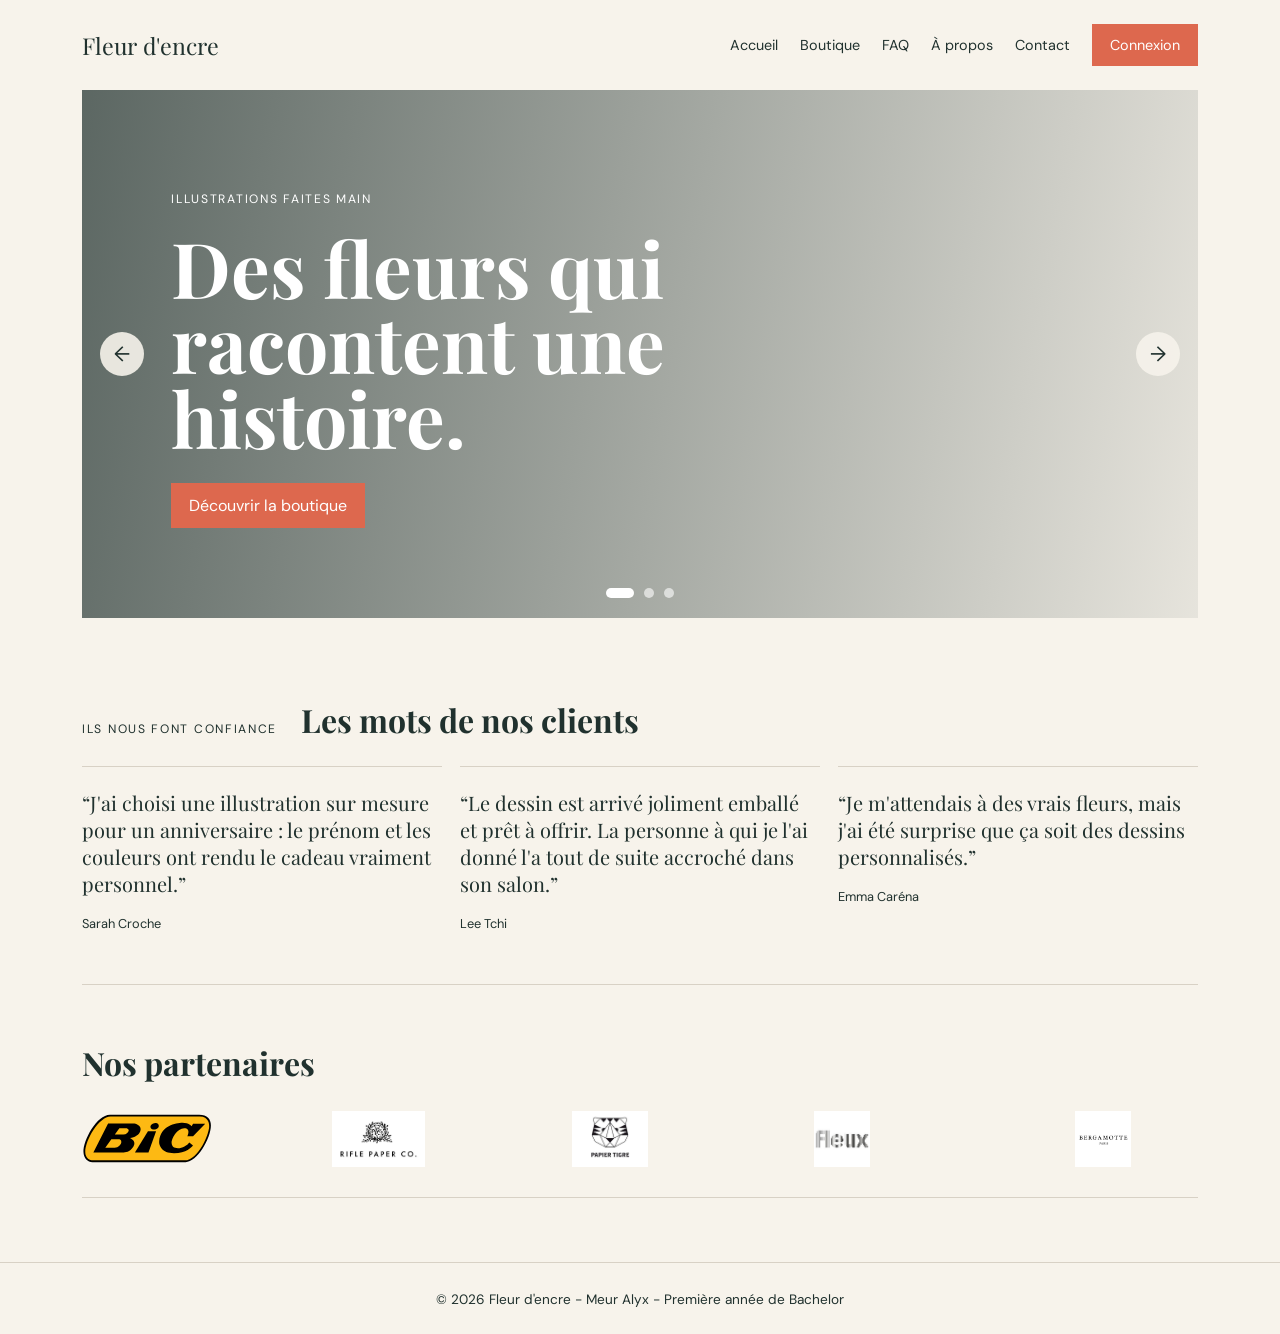
<file: index.html>
<!DOCTYPE html>
<html lang="fr">
<head>
  <meta charset="UTF-8">
  <meta name="viewport" content="width=device-width, initial-scale=1.0">
  <title>Accueil - Fleur d'encre</title>
  <link rel="stylesheet" href="css/style.css">
</head>
<body>
  <header class="site-header">
    <a class="logo" href="index.html">Fleur d'encre</a>
    <nav aria-label="Navigation principale">
      <a href="index.html">Accueil</a>
      <a href="boutique.html">Boutique</a>
      <a href="faq.html">FAQ</a>
      <a href="a-propos.html">À propos</a>
      <a href="contact.html">Contact</a>
      <a class="nav-login" href="login.html">Connexion</a>
    </nav>
  </header>

  <main>
    <section
      class="hero carousel"
      aria-label="Nouveautés"
      aria-roledescription="carrousel"
    >
      <input
        class="carousel-state"
        id="slide-one"
        type="radio"
        name="carousel-slide"
        aria-label="Diapositive 1 sur 3"
        checked
      >
      <input
        class="carousel-state"
        id="slide-two"
        type="radio"
        name="carousel-slide"
        aria-label="Diapositive 2 sur 3"
      >
      <input
        class="carousel-state"
        id="slide-three"
        type="radio"
        name="carousel-slide"
        aria-label="Diapositive 3 sur 3"
      >
      <div class="slide slide-one">
        <p class="eyebrow">Illustrations faites main</p>
        <h1>Des fleurs qui racontent une histoire.</h1>
        <a class="button" href="boutique.html">Découvrir la boutique</a>
      </div>
      <div class="slide slide-two">
        <p class="eyebrow">Collection florale</p>
        <h2>Des pétales et des couleurs à offrir.</h2>
        <a class="button" href="boutique.html">Voir la collection</a>
      </div>
      <div class="slide slide-three">
        <p class="eyebrow">Atelier de dessin</p>
        <h2>Chaque fleur est dessinée avec soin.</h2>
        <a class="button" href="a-propos.html">Découvrir notre histoire</a>
      </div>
      <label class="carousel-control carousel-previous" for="slide-three">
        <span class="visually-hidden">Diapositive précédente</span>
        &#8592;
      </label>
      <label class="carousel-control carousel-next" for="slide-two">
        <span class="visually-hidden">Diapositive suivante</span>
        &#8594;
      </label>
      <label class="carousel-control carousel-previous" for="slide-one">
        <span class="visually-hidden">Diapositive précédente</span>
        &#8592;
      </label>
      <label class="carousel-control carousel-next" for="slide-three">
        <span class="visually-hidden">Diapositive suivante</span>
        &#8594;
      </label>
      <label class="carousel-control carousel-previous" for="slide-two">
        <span class="visually-hidden">Diapositive précédente</span>
        &#8592;
      </label>
      <label class="carousel-control carousel-next" for="slide-one">
        <span class="visually-hidden">Diapositive suivante</span>
        &#8594;
      </label>
      <div
        class="carousel-indicators"
        role="group"
        aria-label="Choisir une diapositive"
      >
        <label for="slide-one">
          <span class="visually-hidden">Afficher la diapositive 1</span>
        </label>
        <label for="slide-two">
          <span class="visually-hidden">Afficher la diapositive 2</span>
        </label>
        <label for="slide-three">
          <span class="visually-hidden">Afficher la diapositive 3</span>
        </label>
      </div>
    </section>

    <section class="section">
      <div class="section-heading">
        <p class="eyebrow">Ils nous font confiance</p>
        <h2>Les mots de nos clients</h2>
      </div>
      <div class="review-grid">
        <blockquote>
          “J'ai choisi une illustration sur mesure pour un anniversaire : le prénom et les couleurs ont rendu le cadeau vraiment personnel.”
          <cite>Sarah Croche</cite>
        </blockquote>
        <blockquote>
          “Le dessin est arrivé joliment emballé et prêt à offrir. La personne à qui je l'ai donné l'a tout de suite accroché dans son salon.”
          <cite>Lee Tchi</cite>
        </blockquote>
        <blockquote>
          “Je m'attendais à des vrais fleurs, mais j'ai été surprise que ça soit des dessins personnalisés.”
          <cite>Emma Caréna</cite>
        </blockquote>
      </div>
    </section>

    <section class="partners">
      <h2>Nos partenaires</h2>
      <div>
        <img class="partner-logo" src="images/bic-logo.svg" alt="BIC">
        <img class="partner-logo" src="images/rifle-paper-co.jfif" alt="Rifle Paper Co.">
        <img class="partner-logo" src="images/papier-tigre.jpg" alt="Papier Tigre">
        <img class="partner-logo" src="images/fleux.jpg" alt="Fleux">
        <img class="partner-logo partner-logo-bergamotte" src="images/bergamotte.jfif" alt="Bergamotte">
      </div>
    </section>
  </main>

  <footer class="site-footer">
    <a href="mailto:contact@fleur-dencre.fr">
      © 2026 Fleur d'encre - Meur Alyx - Première année de Bachelor
    </a>
  </footer>
</body>
</html>
</file>
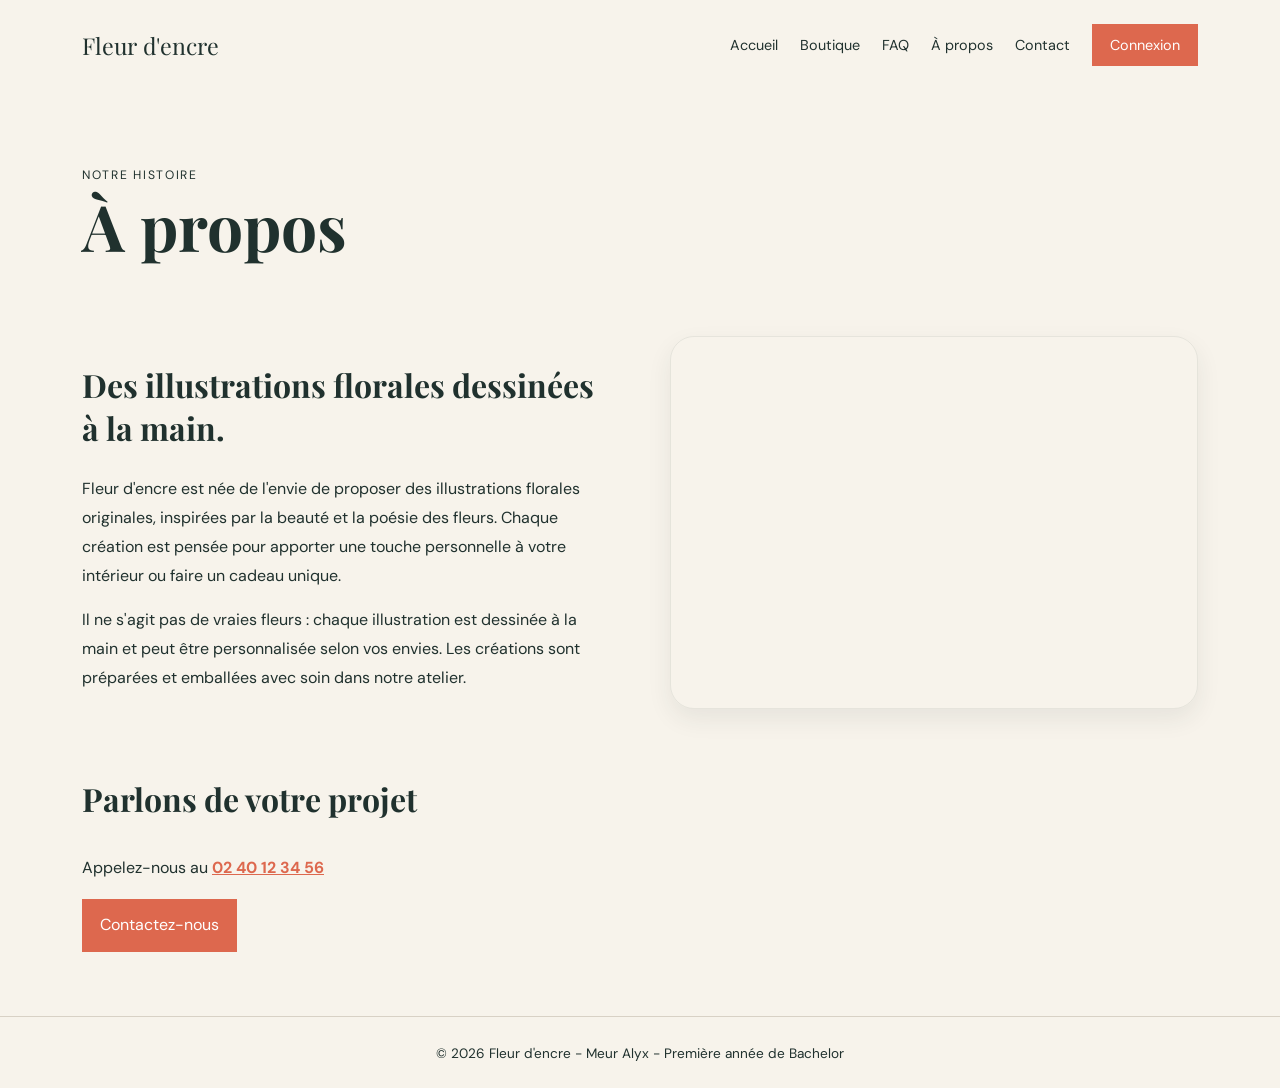
<file: a-propos.html>
<!DOCTYPE html>
<html lang="fr">
  <head>
    <meta charset="UTF-8">
    <meta name="viewport" content="width=device-width, initial-scale=1.0">
    <title>À propos - Fleur d'encre</title>
    <link rel="stylesheet" href="css/style.css">
  </head>
  <body>
    <header class="site-header">
      <a class="logo" href="index.html">Fleur d'encre</a>
      <nav aria-label="Navigation principale">
        <a href="index.html">Accueil</a>
        <a href="boutique.html">Boutique</a>
        <a href="faq.html">FAQ</a>
        <a href="a-propos.html">À propos</a>
        <a href="contact.html">Contact</a>
        <a class="nav-login" href="login.html">Connexion</a>
      </nav>
    </header>

    <main>
      <section class="page-intro">
        <p class="eyebrow">Notre histoire</p>
        <h1>À propos</h1>
      </section>

      <section class="about-grid">
        <div>
          <h2>Des illustrations florales dessinées à la main.</h2>
          <p>
            Fleur d'encre est née de l'envie de proposer des illustrations
            florales originales, inspirées par la beauté et la poésie des fleurs.
            Chaque création est pensée pour apporter une touche personnelle à
            votre intérieur ou faire un cadeau unique.
          </p>
          <p>
            Il ne s'agit pas de vraies fleurs : chaque illustration est dessinée
            à la main et peut être personnalisée selon vos envies. Les créations
            sont préparées et emballées avec soin dans notre atelier.
          </p>
        </div>
        <div class="map">
          <iframe
            src="https://www.openstreetmap.org/export/embed.html?bbox=5.7050%2C45.1850%2C5.7250%2C45.1950&amp;layer=mapnik&amp;marker=45.1900013%2C5.7150089"
            title="Carte de la gare de Grenoble, place de la Gare, 38000 Grenoble"
            loading="lazy"
          ></iframe>
        </div>
      </section>

      <section class="contact-info">
        <h2>Parlons de votre projet</h2>
        <p>
          Appelez-nous au
          <a href="tel:+33240123456">02 40 12 34 56</a>
        </p>
        <a class="button" href="contact.html">Contactez-nous</a>
      </section>
    </main>

    <footer class="site-footer">
      <a href="mailto:contact@fleur-dencre.fr">
        © 2026 Fleur d'encre - Meur Alyx - Première année de Bachelor
      </a>
    </footer>
  </body>
</html>
</file>
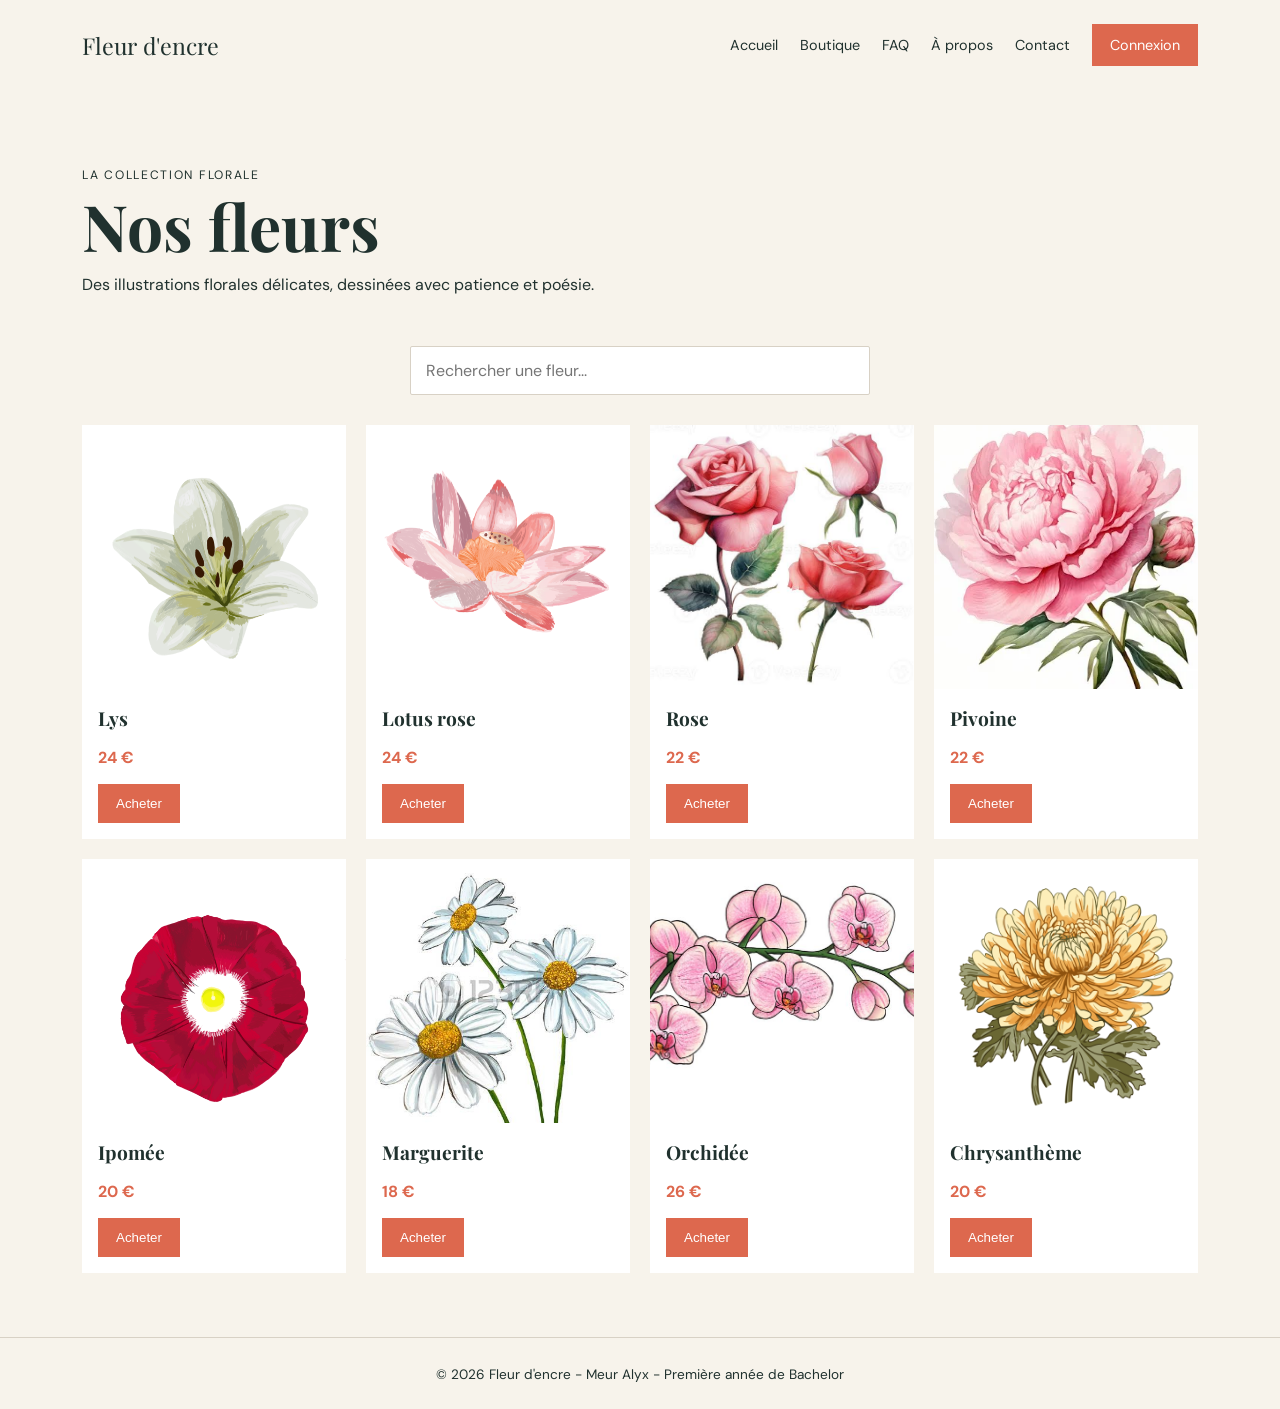
<file: boutique.html>
<!DOCTYPE html>
<html lang="fr">
  <head>
    <meta charset="UTF-8">
    <meta name="viewport" content="width=device-width, initial-scale=1.0">
    <title>Boutique - Fleur d'encre</title>
    <link rel="stylesheet" href="css/style.css">
  </head>
  <body>
    <header class="site-header">
      <a class="logo" href="index.html">Fleur d'encre</a>
      <nav aria-label="Navigation principale">
        <a href="index.html">Accueil</a>
        <a href="boutique.html">Boutique</a>
        <a href="faq.html">FAQ</a>
        <a href="a-propos.html">À propos</a>
        <a href="contact.html">Contact</a>
        <a class="nav-login" href="login.html">Connexion</a>
      </nav>
    </header>

    <main>
      <section class="page-intro">
        <p class="eyebrow">La collection florale</p>
        <h1>Nos fleurs</h1>
        <p>Des illustrations florales délicates, dessinées avec patience et poésie.</p>
      </section>

      <div class="product-search" role="search">
        <label class="visually-hidden" for="product-search">
          Rechercher une fleur
        </label>
        <input
          id="product-search"
          type="search"
          placeholder="Rechercher une fleur..."
          autocomplete="off"
        >
      </div>

      <section class="product-grid" aria-label="Produits">
        <article class="product-card">
          <img
            class="product-lys"
            src="images/lys.png"
            alt="Illustration d'un lys blanc"
          >
          <div>
            <h2>Lys</h2>
            <p class="price">24 €</p>
            <button class="button" type="button">Acheter</button>
          </div>
        </article>
        <article class="product-card">
          <img src="images/lotus.png" alt="Illustration d'un lotus rose">
          <div>
            <h2>Lotus rose</h2>
            <p class="price">24 €</p>
            <button class="button" type="button">Acheter</button>
          </div>
        </article>
        <article class="product-card">
          <img src="images/rose.jfif" alt="Illustration d'une Rose">
          <div>
            <h2>Rose</h2>
            <p class="price">22 €</p>
            <button class="button" type="button">Acheter</button>
          </div>
        </article>
        <article class="product-card">
          <img src="images/pivoine.webp" alt="Illustration d'une pivoine">
          <div>
            <h2>Pivoine</h2>
            <p class="price">22 €</p>
            <button class="button" type="button">Acheter</button>
          </div>
        </article>
        <article class="product-card">
          <img src="images/ipomee.png" alt="Illustration d'une Ipomée">
          <div>
            <h2>Ipomée</h2>
            <p class="price">20 €</p>
            <button class="button" type="button">Acheter</button>
          </div>
        </article>
        <article class="product-card">
          <img src="images/marguerite.jpg" alt="Illustration d'une marguerite">
          <div>
            <h2>Marguerite</h2>
            <p class="price">18 €</p>
            <button class="button" type="button">Acheter</button>
          </div>
        </article>
        <article class="product-card">
          <img
            src="images/orchidee.jpg"
            alt="Illustration d'une orchidée violette"
          >
          <div>
            <h2>Orchidée</h2>
            <p class="price">26 €</p>
            <button class="button" type="button">Acheter</button>
          </div>
        </article>
        <article class="product-card">
          <img
            src="images/chrysantheme.png"
            alt="Illustration d'un chrysanthème"
          >
          <div>
            <h2>Chrysanthème</h2>
            <p class="price">20 €</p>
            <button class="button" type="button">Acheter</button>
          </div>
        </article>
      </section>
    </main>

    <footer class="site-footer">
      <a href="mailto:contact@fleur-dencre.fr">
        © 2026 Fleur d'encre - Meur Alyx - Première année de Bachelor
      </a>
    </footer>
  </body>
</html>
</file>
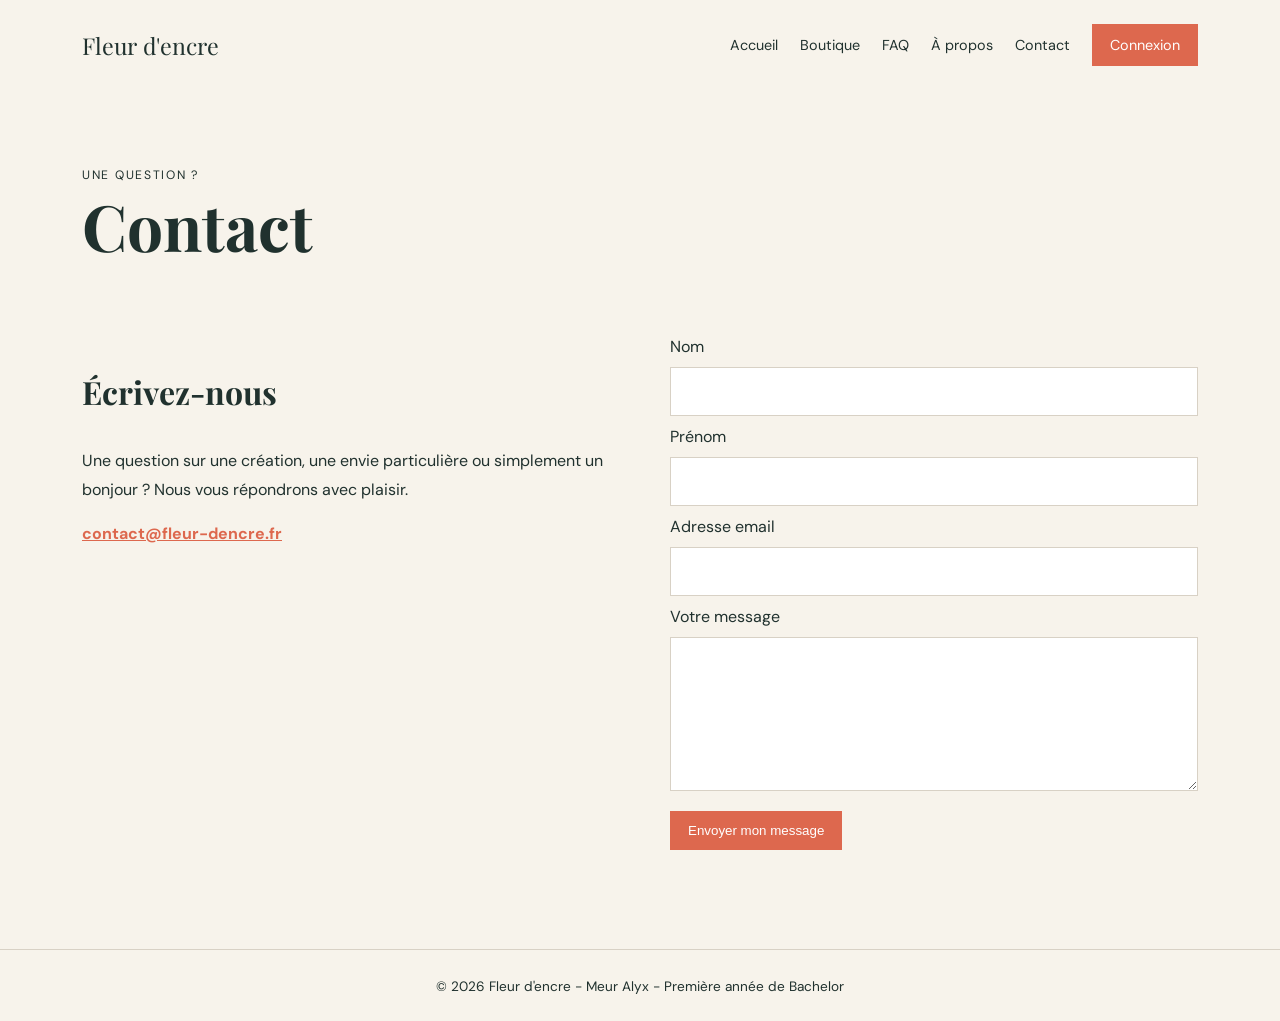
<file: contact.html>
<!DOCTYPE html>
<html lang="fr">
  <head>
    <meta charset="UTF-8">
    <meta name="viewport" content="width=device-width, initial-scale=1.0">
    <title>Contact - Fleur d'encre</title>
    <link rel="stylesheet" href="css/style.css">
  </head>
  <body>
    <header class="site-header">
      <a class="logo" href="index.html">Fleur d'encre</a>
      <nav aria-label="Navigation principale">
        <a href="index.html">Accueil</a>
        <a href="boutique.html">Boutique</a>
        <a href="faq.html">FAQ</a>
        <a href="a-propos.html">À propos</a>
        <a href="contact.html">Contact</a>
        <a class="nav-login" href="login.html">Connexion</a>
      </nav>
    </header>

    <main>
      <section class="page-intro">
        <p class="eyebrow">Une question ?</p>
        <h1>Contact</h1>
      </section>

      <section class="contact-grid">
        <div class="contact-info">
          <h2>Écrivez-nous</h2>
          <p>
            Une question sur une création, une envie particulière ou simplement
            un bonjour ? Nous vous répondrons avec plaisir.
          </p>
          <p>
            <a href="mailto:contact@fleur-dencre.fr">
              contact@fleur-dencre.fr
            </a>
          </p>
        </div>
        <form class="form-card">
          <label for="lastname">Nom </label>
          <input id="lastname" name="lastname" type="text" required>

          <label for="firstname">Prénom </label>
          <input id="firstname" name="firstname" type="text" required>

          <label for="email">Adresse email</label>
          <input id="email" name="email" type="email" required>

          <label for="message">Votre message</label>
          <textarea id="message" name="message" rows="6" required></textarea>

          <button class="button" type="submit">Envoyer mon message</button>
        </form>
      </section>
    </main>

    <footer class="site-footer">
      <a href="mailto:contact@fleur-dencre.fr">
        © 2026 Fleur d'encre - Meur Alyx - Première année de Bachelor
      </a>
    </footer>
  </body>
</html>
</file>
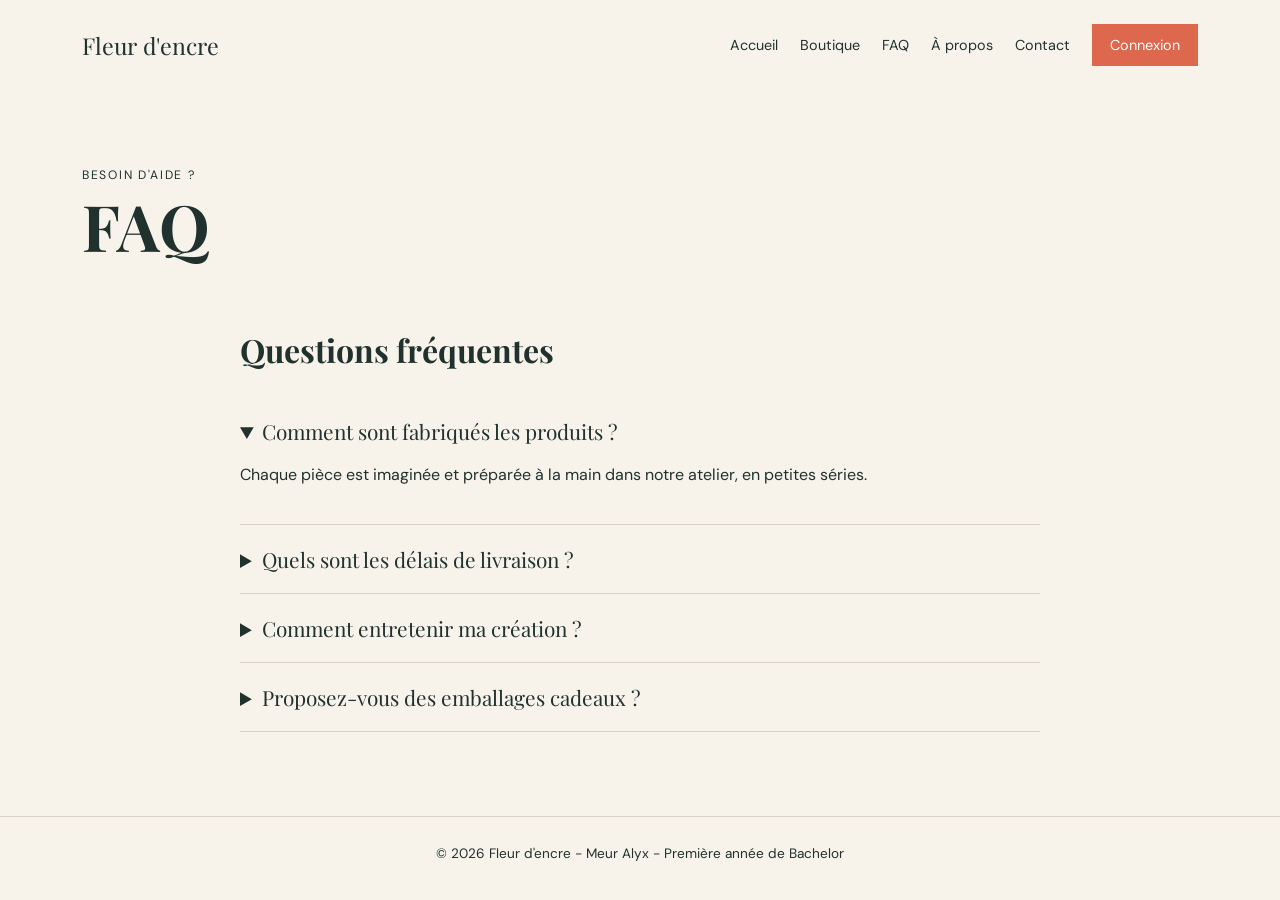
<file: faq.html>
<!DOCTYPE html>
<html lang="fr">
  <head>
    <meta charset="UTF-8">
    <meta name="viewport" content="width=device-width, initial-scale=1.0">
    <title>FAQ - Fleur d'encre</title>
    <link rel="stylesheet" href="css/style.css">
  </head>
  <body>
    <header class="site-header">
      <a class="logo" href="index.html">Fleur d'encre</a>
      <nav aria-label="Navigation principale">
        <a href="index.html">Accueil</a>
        <a href="boutique.html">Boutique</a>
        <a href="faq.html">FAQ</a>
        <a href="a-propos.html">À propos</a>
        <a href="contact.html">Contact</a>
        <a class="nav-login" href="login.html">Connexion</a>
      </nav>
    </header>

    <main>
      <section class="page-intro">
        <p class="eyebrow">Besoin d'aide ?</p>
        <h1>FAQ</h1>
      </section>

      <section class="faq-list">
        <h2>Questions fréquentes</h2>
        <details open>
          <summary>Comment sont fabriqués les produits ?</summary>
          <p>
            Chaque pièce est imaginée et préparée à la main dans notre atelier,
            en petites séries.
          </p>
        </details>
        <details>
          <summary>Quels sont les délais de livraison ?</summary>
          <p>
            Les commandes sont généralement expédiées sous 3 à 5 jours ouvrés.
          </p>
        </details>
        <details>
          <summary>Comment entretenir ma création ?</summary>
          <p>
            Les conseils d'entretien sont indiqués sur la fiche de chaque
            produit et dans votre colis.
          </p>
        </details>
        <details>
          <summary>Proposez-vous des emballages cadeaux ?</summary>
          <p>
            Oui, il suffit de nous le préciser dans votre message lors de la
            commande.
          </p>
        </details>
      </section>
    </main>

    <footer class="site-footer">
      <a href="mailto:contact@fleur-dencre.fr">
        © 2026 Fleur d'encre - Meur Alyx - Première année de Bachelor
      </a>
    </footer>
  </body>
</html>
</file>
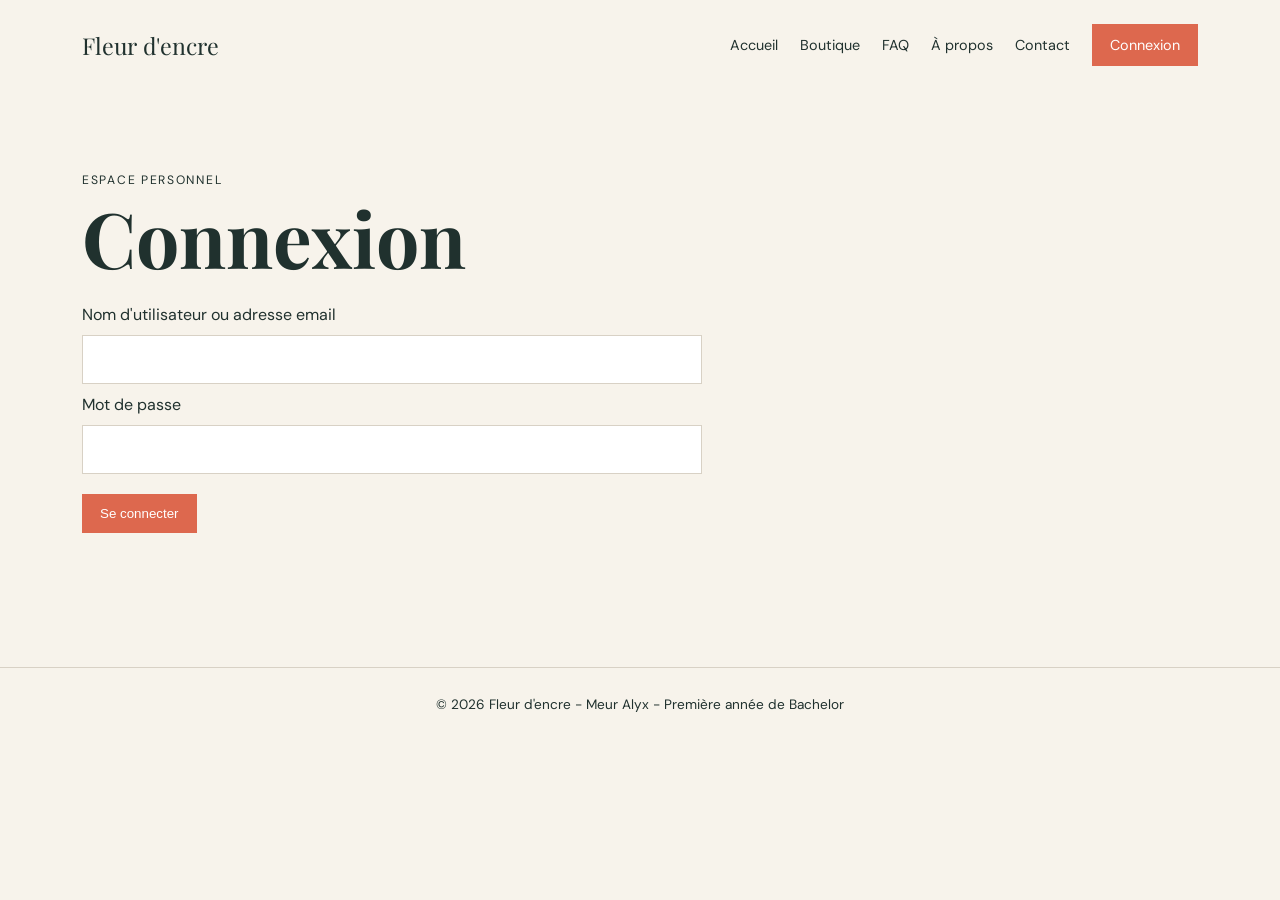
<file: login.html>
<!DOCTYPE html>
<html lang="fr">
  <head>
    <meta charset="UTF-8">
    <meta name="viewport" content="width=device-width, initial-scale=1.0">
    <title>Connexion - Fleur d'encre</title>
    <link rel="stylesheet" href="css/style.css">
  </head>
  <body>
    <header class="site-header">
      <a class="logo" href="index.html">Fleur d'encre</a>
      <nav aria-label="Navigation principale">
        <a href="index.html">Accueil</a>
        <a href="boutique.html">Boutique</a>
        <a href="faq.html">FAQ</a>
        <a href="a-propos.html">À propos</a>
        <a href="contact.html">Contact</a>
        <a class="nav-login" href="login.html">Connexion</a>
      </nav>
    </header>

    <main>
      <section class="form-page">
        <p class="eyebrow">Espace personnel</p>
        <h1>Connexion</h1>
        <form class="form-card">
          <label for="username">Nom d'utilisateur ou adresse email</label>
          <input id="username" name="username" type="text" required>

          <label for="password">Mot de passe</label>
          <input id="password" name="password" type="password" required>

          <button class="button" type="submit">Se connecter</button>
        </form>
      </section>
    </main>

    <footer class="site-footer">
      <a href="mailto:contact@fleur-dencre.fr">
        © 2026 Fleur d'encre - Meur Alyx - Première année de Bachelor
      </a>
    </footer>
  </body>
</html>
</file>
<file: css/style.css>
@import url('https://fonts.googleapis.com/css2?family=DM+Sans:wght@400;500;700&family=Playfair+Display:wght@600;700&display=swap');

/* Styles communs à toutes les pages */
/* Centralise les couleurs du site pour les réutiliser dans les composants. */
:root {
	--ink: #20312e;
	--paper: #f7f3eb;
	--coral: #dd684e;
	--nav-login-hover: #000;
	--sage: #a6c2ad;
	--line: #d8d1c5;
	--white: #fff;
	--ink-overlay-strong: rgba(32, 49, 46, .72);
	--ink-overlay-medium: rgba(32, 49, 46, .68);
	--ink-overlay-light: rgba(32, 49, 46, .12);
	--ink-overlay-faint: rgba(32, 49, 46, .08);
	--paper-overlay: rgba(247, 243, 235, .9);
	--white-overlay: rgba(255, 255, 255, .6);
	--font-body: 'DM Sans', sans-serif;
	--font-heading: 'Playfair Display', serif;
	--font-weight-bold: 700;
	--font-size-logo: 1.45rem;
	--font-size-small: .9rem;
	--font-size-eyebrow: .76rem;
	--font-size-page-title: clamp(2.6rem, 6vw, 5.5rem);
	--font-size-page-title-desktop: 4rem;
	--font-size-page-title-mobile: 3rem;
	--font-size-section-title: 2rem;
	--font-size-footer: .85rem;
	--font-size-carousel-control: 1.3rem;
	--font-size-review: 1.25rem;
	--font-size-caption: .8rem;
	--font-size-partner: .78rem;
	--font-size-product-title: 1.2rem;
	--font-size-faq-question: 1.3rem;
	--radius-input: 2px;
	--radius-circle: 50%;
	--radius-pill: 999px;
	--radius-map: 24px;
	--shadow-map: 0 10px 25px rgba(32, 49, 46, .08);
	--shadow-card: 0 10px 24px rgba(32, 49, 46, .12);
}

* {
	box-sizing: border-box;
}

/* Définit l’apparence de base de la page et la typographie principale. */
body {
	margin: 0;
	background: var(--paper);
	color: var(--ink);
	font-family: var(--font-body);
}

a {
	color: inherit;
}

/* Aligne le logo et les liens de navigation dans l’en-tête. */
.site-header {
	align-items: center;
	display: flex;
	justify-content: space-between;
	margin: auto;
	max-width: 1180px;
	padding: 24px 32px;
}

.logo {
	font-family: var(--font-heading);
	font-size: var(--font-size-logo);
	text-decoration: none;
}

/* Présente les liens du menu sur une ligne et signale le survol. */
nav {
	align-items: center;
	display: flex;
	gap: 22px;
	font-size: var(--font-size-small);
}

nav a {
	text-decoration: none;
}

nav a:hover {
	color: var(--coral);
}

.nav-login,
.button {
	border: 0;
	color: var(--white);
	display: inline-block;
	padding: 12px 18px;
	text-decoration: none;
	transition: background-color .2s ease, color .2s ease, transform .2s ease;
}

.nav-login {
	background: var(--coral);
}

/* ici : changement de couleur au survol des boutons, y compris Acheter */
.nav-login:hover,
.button:hover {
	background: var(--nav-login-hover);
	color: var(--white);
	transform: translateY(-2px);
}

.button {
	background: var(--coral);
}

/* Centre le contenu principal et limite sa largeur sur les grands écrans. */
main {
	margin: auto;
	max-width: 1180px;
	padding: 0 32px 64px;
}

h1,
h2 {
	font-family: var(--font-heading);
}

/* Harmonise la hiérarchie des titres et des petits intitulés de section. */
h1 {
	font-size: var(--font-size-page-title);
	line-height: .98;
	margin: 10px 0 28px;
	max-width: 650px;
}

h2 {
	font-size: var(--font-size-section-title);
}

.eyebrow {
	font-size: var(--font-size-eyebrow);
	letter-spacing: .14em;
	text-transform: uppercase;
}

.page-intro {
	padding: 65px 0 35px;
}

.page-intro h1 {
	font-size: var(--font-size-page-title-desktop);
	margin: 8px 0;
}

/* Met en forme les informations de contact et les liens de coordonnées. */
.contact-info {
	line-height: 1.8;
}

.contact-info a:not(.button) {
	color: var(--coral);
	font-weight: var(--font-weight-bold);
}

/* Dispose les formulaires en colonne et harmonise champs et bouton. */
.form-card {
	display: grid;
	gap: 10px;
}

.form-card input,
.form-card textarea {
	background: var(--white);
	border: 1px solid var(--line);
	font: inherit;
	padding: 13px;
	width: 100%;
}

.form-card .button {
	cursor: pointer;
	margin-top: 10px;
	width: fit-content;
}

/* Sépare le pied de page du contenu et centre son texte. */
.site-footer {
	border-top: 1px solid var(--line);
	padding: 25px 32px;
	text-align: center;
}

.site-footer a {
	font-size: var(--font-size-footer);
	text-decoration: none;
}

/* Adapte l’en-tête, les titres et les marges aux petits écrans. */
@media (max-width: 760px) {
	.site-header {
		align-items: flex-start;
		flex-direction: column;
		gap: 18px;
	}

	nav {
		flex-wrap: wrap;
		gap: 12px;
	}

	.page-intro h1 {
		font-size: var(--font-size-page-title-mobile);
	}
}

@media (max-width: 480px) {
	main {
		padding-left: 18px;
		padding-right: 18px;
	}
}

/* Accueil */
/* Réserve une zone centrée pour les diapositives et n’affiche que la diapositive active. */
.hero {
	min-height: 440px;
	overflow: hidden;
	position: relative;
}

.slide {
	color: var(--white);
	display: none;
	flex-direction: column;
	justify-content: center;
	min-height: 440px;
	padding: 8%;
}

.carousel-state {
	clip: rect(0, 0, 0, 0);
	clip-path: inset(50%);
	height: 1px;
	overflow: hidden;
	position: absolute;
	white-space: nowrap;
	width: 1px;
}

#slide-one:checked ~ .slide-one,
#slide-two:checked ~ .slide-two,
#slide-three:checked ~ .slide-three {
	display: flex;
}

#slide-one:focus-visible ~ .slide-one,
#slide-two:focus-visible ~ .slide-two,
#slide-three:focus-visible ~ .slide-three {
	outline: 3px solid var(--coral);
	outline-offset: -3px;
}

/* Fournit une image de fond et un voile contrasté à chaque diapositive. */
.slide-one {
	background:
		linear-gradient(100deg, var(--ink-overlay-strong), var(--ink-overlay-faint)),
		url('https://images.unsplash.com/photo-1490750967868-88aa4486c946?auto=format&fit=crop&w=1400&q=85') center/cover;
}

.slide-two {
	background:
		linear-gradient(100deg, var(--ink-overlay-medium), var(--ink-overlay-light)),
		url('https://images.unsplash.com/photo-1494972308805-463bc619d34e?auto=format&fit=crop&w=1400&q=85') center/cover;
}

.slide-three {
	background:
		linear-gradient(100deg, var(--ink-overlay-strong), var(--ink-overlay-light)),
		url('https://images.unsplash.com/photo-1513364776144-60967b0f800f?auto=format&fit=crop&w=1400&q=85') center/cover;
}

/* Positionne les commandes précédent/suivant sur le carrousel. */
.carousel-control {
	align-items: center;
	background: var(--paper-overlay);
	border: 0;
	border-radius: var(--radius-circle);
	color: var(--ink);
	cursor: pointer;
	display: none;
	font: inherit;
	font-size: var(--font-size-carousel-control);
	height: 44px;
	justify-content: center;
	position: absolute;
	top: 50%;
	transform: translateY(-50%);
	width: 44px;
	z-index: 2;
}

.carousel-control:hover {
	background: var(--nav-login-hover);
	color: var(--white);
}

.carousel-previous {
	left: 18px;
}

.carousel-next {
	right: 18px;
}

#slide-one:checked ~ .carousel-previous[for="slide-three"],
#slide-one:checked ~ .carousel-next[for="slide-two"],
#slide-two:checked ~ .carousel-previous[for="slide-one"],
#slide-two:checked ~ .carousel-next[for="slide-three"],
#slide-three:checked ~ .carousel-previous[for="slide-two"],
#slide-three:checked ~ .carousel-next[for="slide-one"] {
	display: flex;
}

.carousel-control {
	text-decoration: none;
}

/* Place les indicateurs en bas du carrousel et marque celui qui est actif. */
.carousel-indicators {
	bottom: 20px;
	display: flex;
	gap: 10px;
	justify-content: center;
	left: 0;
	position: absolute;
	right: 0;
	z-index: 2;
}

.carousel-indicators label {
	background: var(--white-overlay);
	border: 0;
	border-radius: var(--radius-pill);
	cursor: pointer;
	display: block;
	height: 10px;
	width: 10px;
}

#slide-one:checked ~ .carousel-indicators label[for="slide-one"],
#slide-two:checked ~ .carousel-indicators label[for="slide-two"],
#slide-three:checked ~ .carousel-indicators label[for="slide-three"] {
	background: var(--white);
	width: 28px;
}

.carousel-indicators label:hover {
	background: var(--nav-login-hover);
}

.carousel-state:focus-visible ~ .carousel-indicators {
	outline: 3px solid var(--coral);
	outline-offset: 3px;
}

.visually-hidden {
	clip: rect(0, 0, 0, 0);
	clip-path: inset(50%);
	height: 1px;
	overflow: hidden;
	position: absolute;
	white-space: nowrap;
	width: 1px;
}

.slide .button {
	align-self: flex-start;
}

/* Espace la section d’accueil et aligne son titre avec son surtitre. */
.section {
	padding: 80px 0 30px;
}

.section-heading {
	align-items: baseline;
	display: flex;
	gap: 24px;
}

.section-heading h2 {
	margin: 0 0 25px;
}

/* Présente les trois avis en colonnes avec une signature sous chaque texte. */
.review-grid {
	display: grid;
	gap: 18px;
	grid-template-columns: repeat(3, 1fr);
}

blockquote {
	border-top: 1px solid var(--line);
	font-family: var(--font-heading);
	font-size: var(--font-size-review);
	margin: 0;
	padding: 22px 0;
}

cite {
	display: block;
	font-family: var(--font-body);
	font-size: var(--font-size-caption);
	font-style: normal;
	margin-top: 18px;
}

/* Aligne les logos partenaires sur une rangée avec une taille cohérente. */
.partners {
	border-bottom: 1px solid var(--line);
	border-top: 1px solid var(--line);
	padding: 30px 0;
}

.partners div {
	align-items: center;
	display: flex;
	justify-content: space-between;
	gap: 18px;
	font-weight: var(--font-weight-bold);
	font-size: var(--font-size-partner);
}

.partner-logo {
	display: block;
	height: 56px;
	object-fit: contain;
	width: 130px;
}

.partner-logo-bergamotte {
	width: 190px;
}

/* Réorganise les avis et les logos partenaires sur les écrans plus étroits. */
@media (max-width: 760px) {
	.review-grid {
		grid-template-columns: 1fr 1fr;
	}

	.partners div {
		flex-wrap: wrap;
	}
}

@media (max-width: 480px) {
	.review-grid {
		grid-template-columns: 1fr;
	}

	.section-heading {
		display: block;
	}
}

/* Boutique */
/* Centre le champ de recherche au-dessus de la grille de produits. */
.product-search {
	margin: 0 auto 30px;
	max-width: 460px;
	width: 100%;
}

.product-search input {
	background: var(--white);
	border: 1px solid var(--line);
	border-radius: var(--radius-input);
	color: var(--ink);
	font: inherit;
	padding: 13px 15px;
	width: 100%;
}

.product-search input:focus-visible {
	outline: 3px solid var(--sage);
	outline-offset: 2px;
}

/* Affiche les fiches produits en grille et adapte l’image à chaque carte. */
.product-grid {
	display: grid;
	gap: 20px;
	grid-template-columns: repeat(4, 1fr);
}

/* Distingue chaque fiche produit et espace son titre, son image et son prix. */
.product-card {
	background: var(--white);
	transition: box-shadow .25s ease, transform .25s ease;
}

.product-card:hover,
.product-card:focus-within {
	box-shadow: var(--shadow-card);
	transform: translateY(-4px);
}

.product-card img {
	aspect-ratio: 1;
	display: block;
	object-fit: cover;
	width: 100%;
}

.product-card img.product-lys {
	object-fit: contain;
}

.product-card div {
	padding: 16px;
}

.product-card h2 {
	font-size: var(--font-size-product-title);
	margin: 0 0 10px;
}

.price {
	color: var(--coral);
	font-weight: var(--font-weight-bold);
}

/* Réduit le nombre de colonnes de produits selon la largeur disponible. */
@media (max-width: 760px) {
	.product-grid {
		grid-template-columns: 1fr 1fr;
	}
}

@media (max-width: 480px) {
	.product-grid {
		grid-template-columns: 1fr;
	}
}

/* FAQ */
/* Limite la largeur des questions et différencie les titres d’accordéon. */
.faq-list {
	margin: 20px auto;
	max-width: 800px;
}

.faq-list details {
	border-bottom: 1px solid var(--line);
	padding: 20px 0;
}

/* Rend les questions identifiables et les réponses faciles à lire. */
.faq-list summary {
	cursor: pointer;
	font-family: var(--font-heading);
	font-size: var(--font-size-faq-question);
}

.faq-list p {
	line-height: 1.7;
	max-width: 650px;
}

/* À propos */
/* Place le texte de présentation à côté de l’illustration de l’atelier. */
.about-grid {
	display: grid;
	gap: 60px;
	grid-template-columns: 1fr 1fr;
	padding: 35px 0;
}

.about-grid p {
	line-height: 1.8;
	max-width: 48ch;
}

/* Intègre une carte du centre de Grenoble dans la page À propos. */
.map {
	min-height: 280px;
	border-radius: var(--radius-map);
	overflow: hidden;
	border: 1px solid var(--ink-overlay-faint);
	box-shadow: var(--shadow-map);
}

.map iframe {
	border: 0;
	display: block;
	height: 100%;
	min-height: 280px;
	width: 100%;
}

/* Maintient le texte et l’illustration côte à côte sur tablette. */
@media (max-width: 760px) {
	.about-grid {
		grid-template-columns: 1fr 1fr;
	}
}

/* Passe à une seule colonne sur les petits écrans. */
@media (max-width: 480px) {
	.about-grid {
		grid-template-columns: 1fr;
	}
}

/* Contact */
/* Place les coordonnées et le formulaire en deux colonnes. */
.contact-grid {
	display: grid;
	gap: 60px;
	grid-template-columns: 1fr 1fr;
	padding: 35px 0;
}

/* Conserve la disposition en deux colonnes sur tablette. */
@media (max-width: 760px) {
	.contact-grid {
		grid-template-columns: 1fr 1fr;
	}
}

/* Sur les petits écrans, place les coordonnées au-dessus du formulaire. */
@media (max-width: 480px) {
	.contact-grid {
		grid-template-columns: 1fr;
	}
}

/* Connexion */
/* Limite la largeur du formulaire de connexion et lui ajoute de l’espace vertical. */
.form-page {
	max-width: 620px;
	padding: 70px 0;
}
</file>
